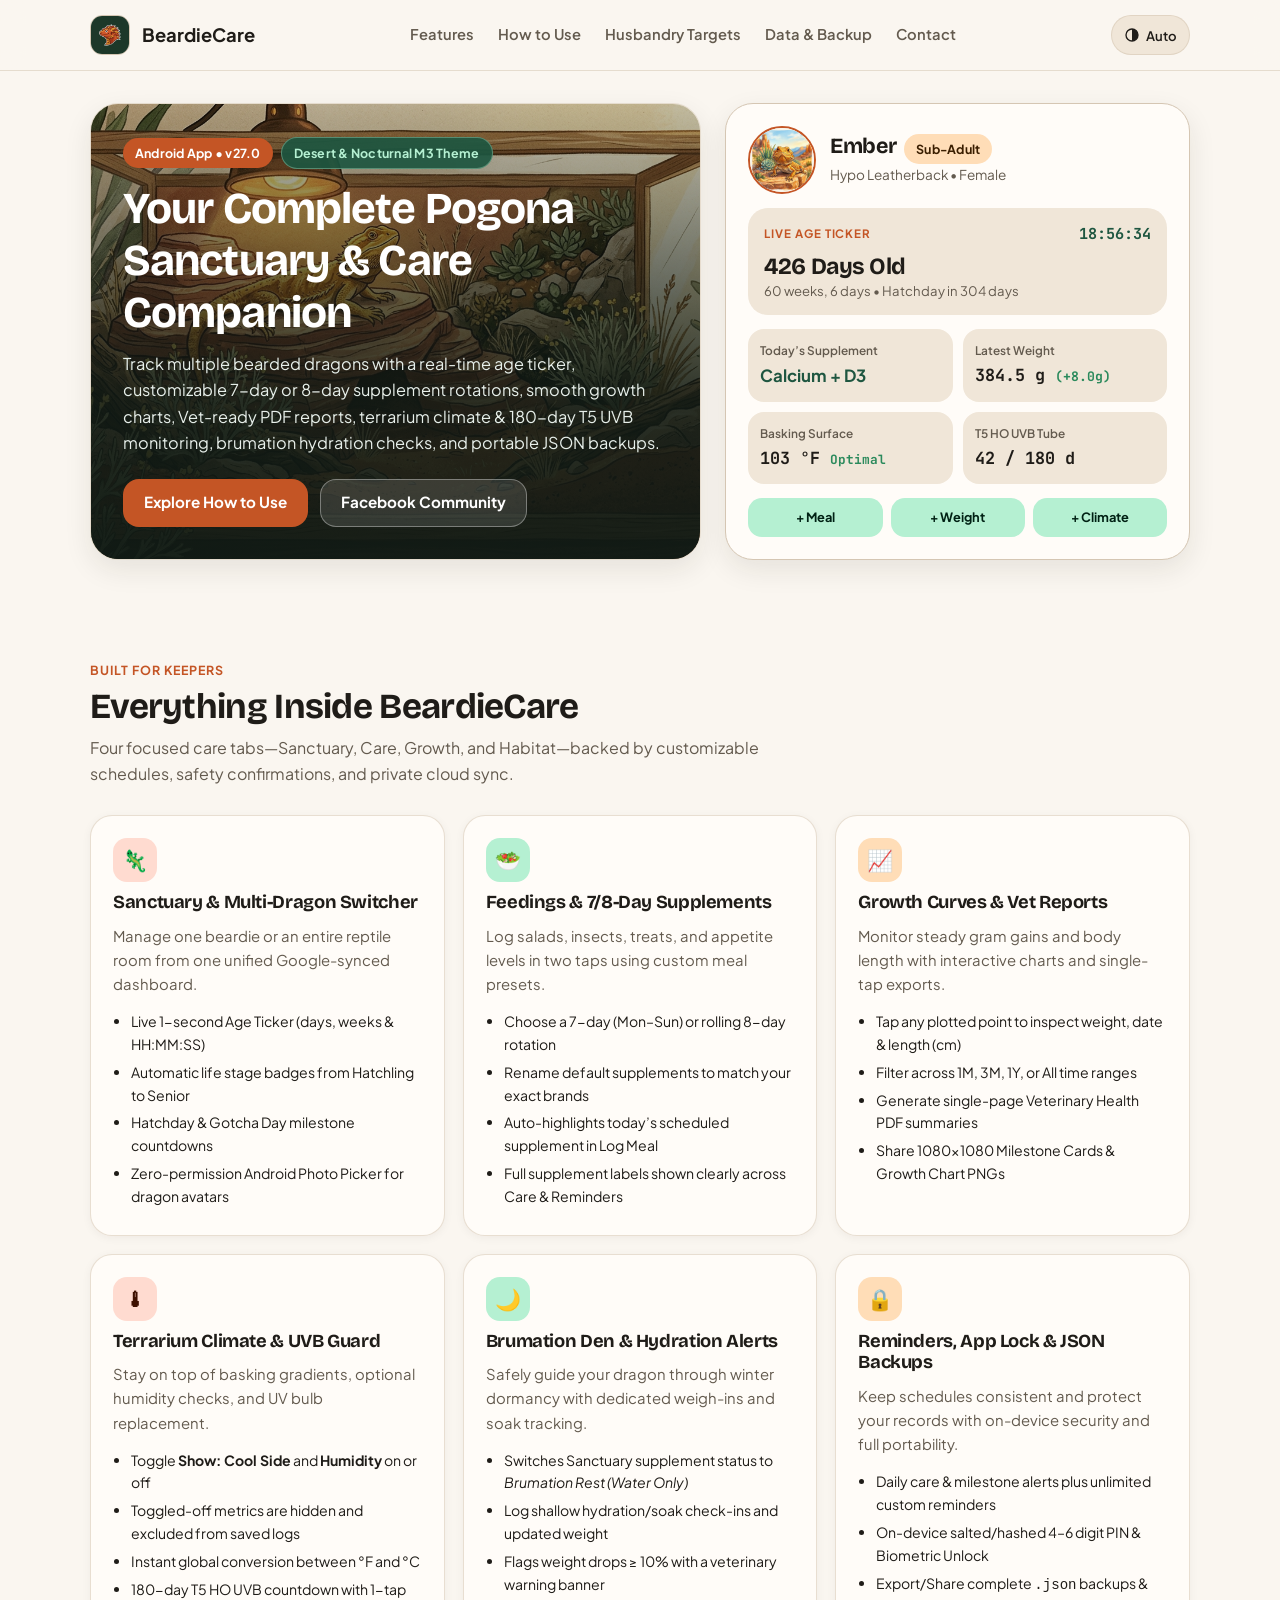
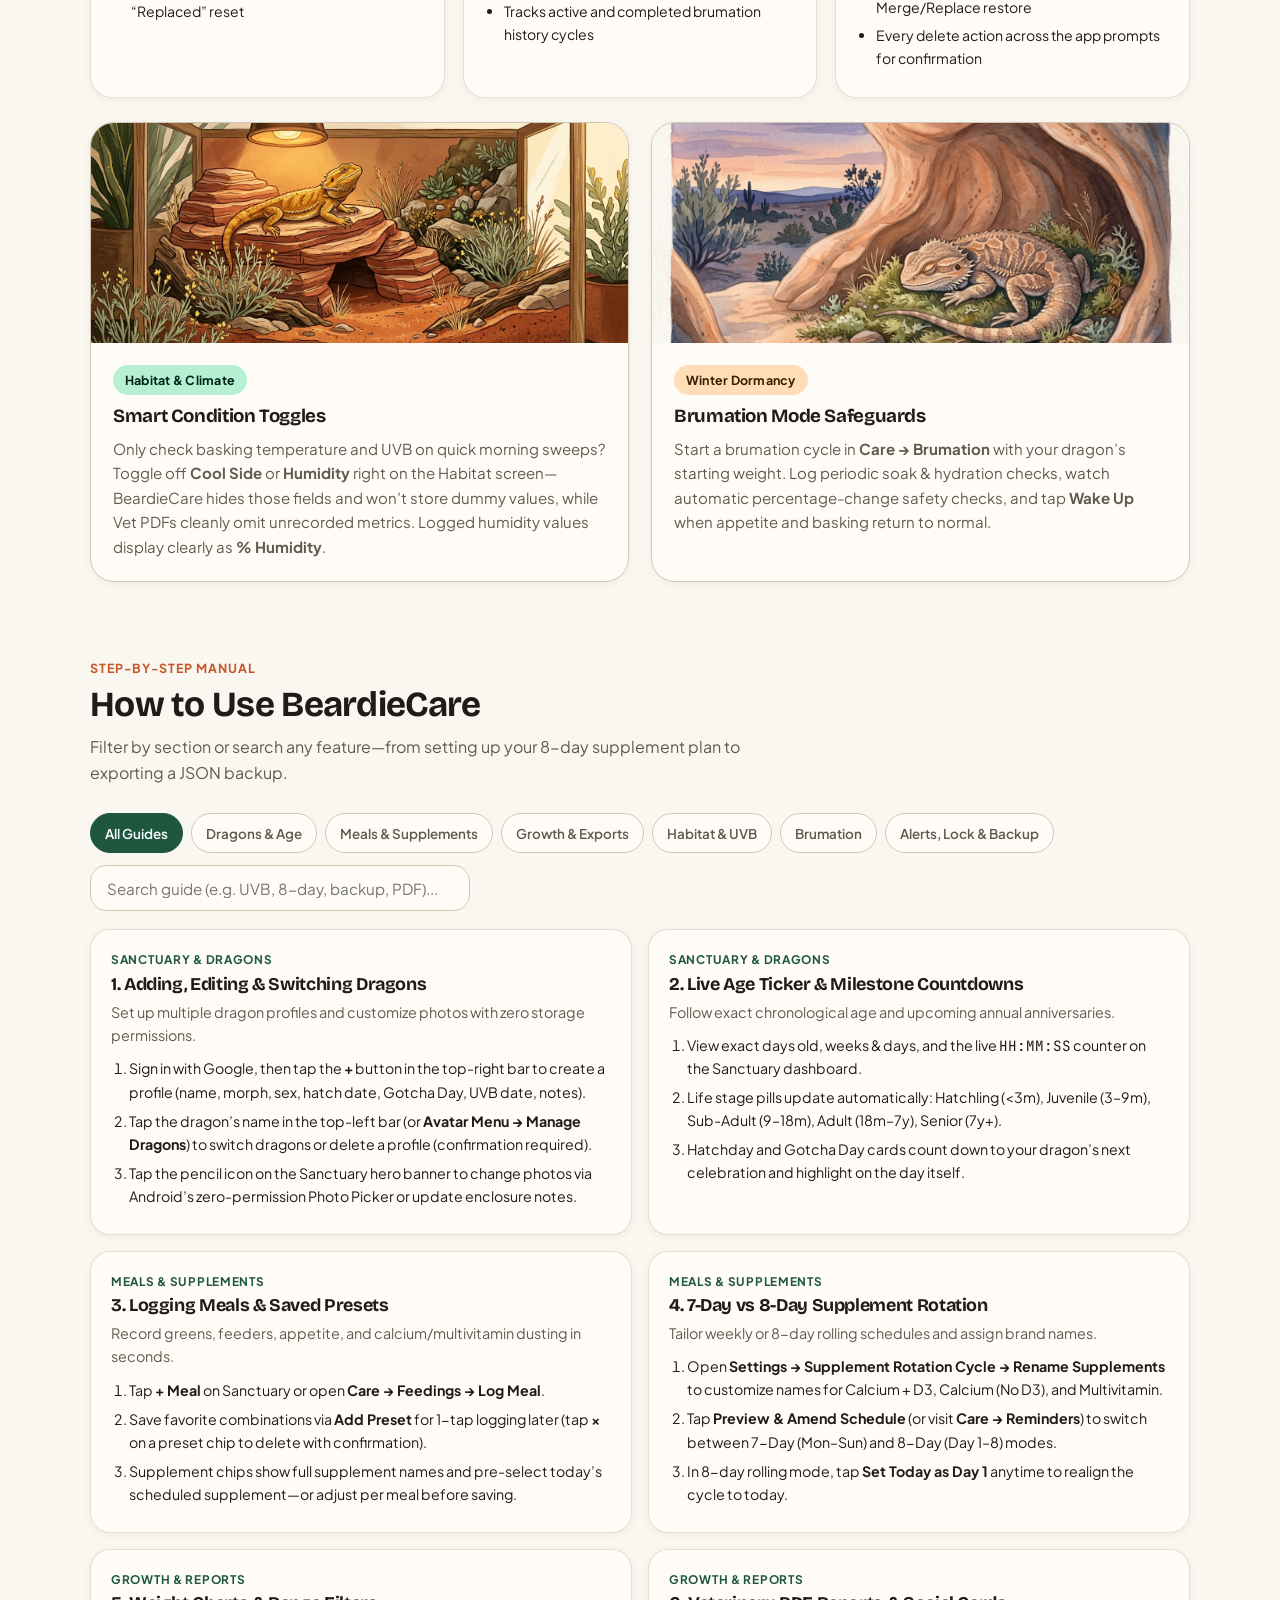
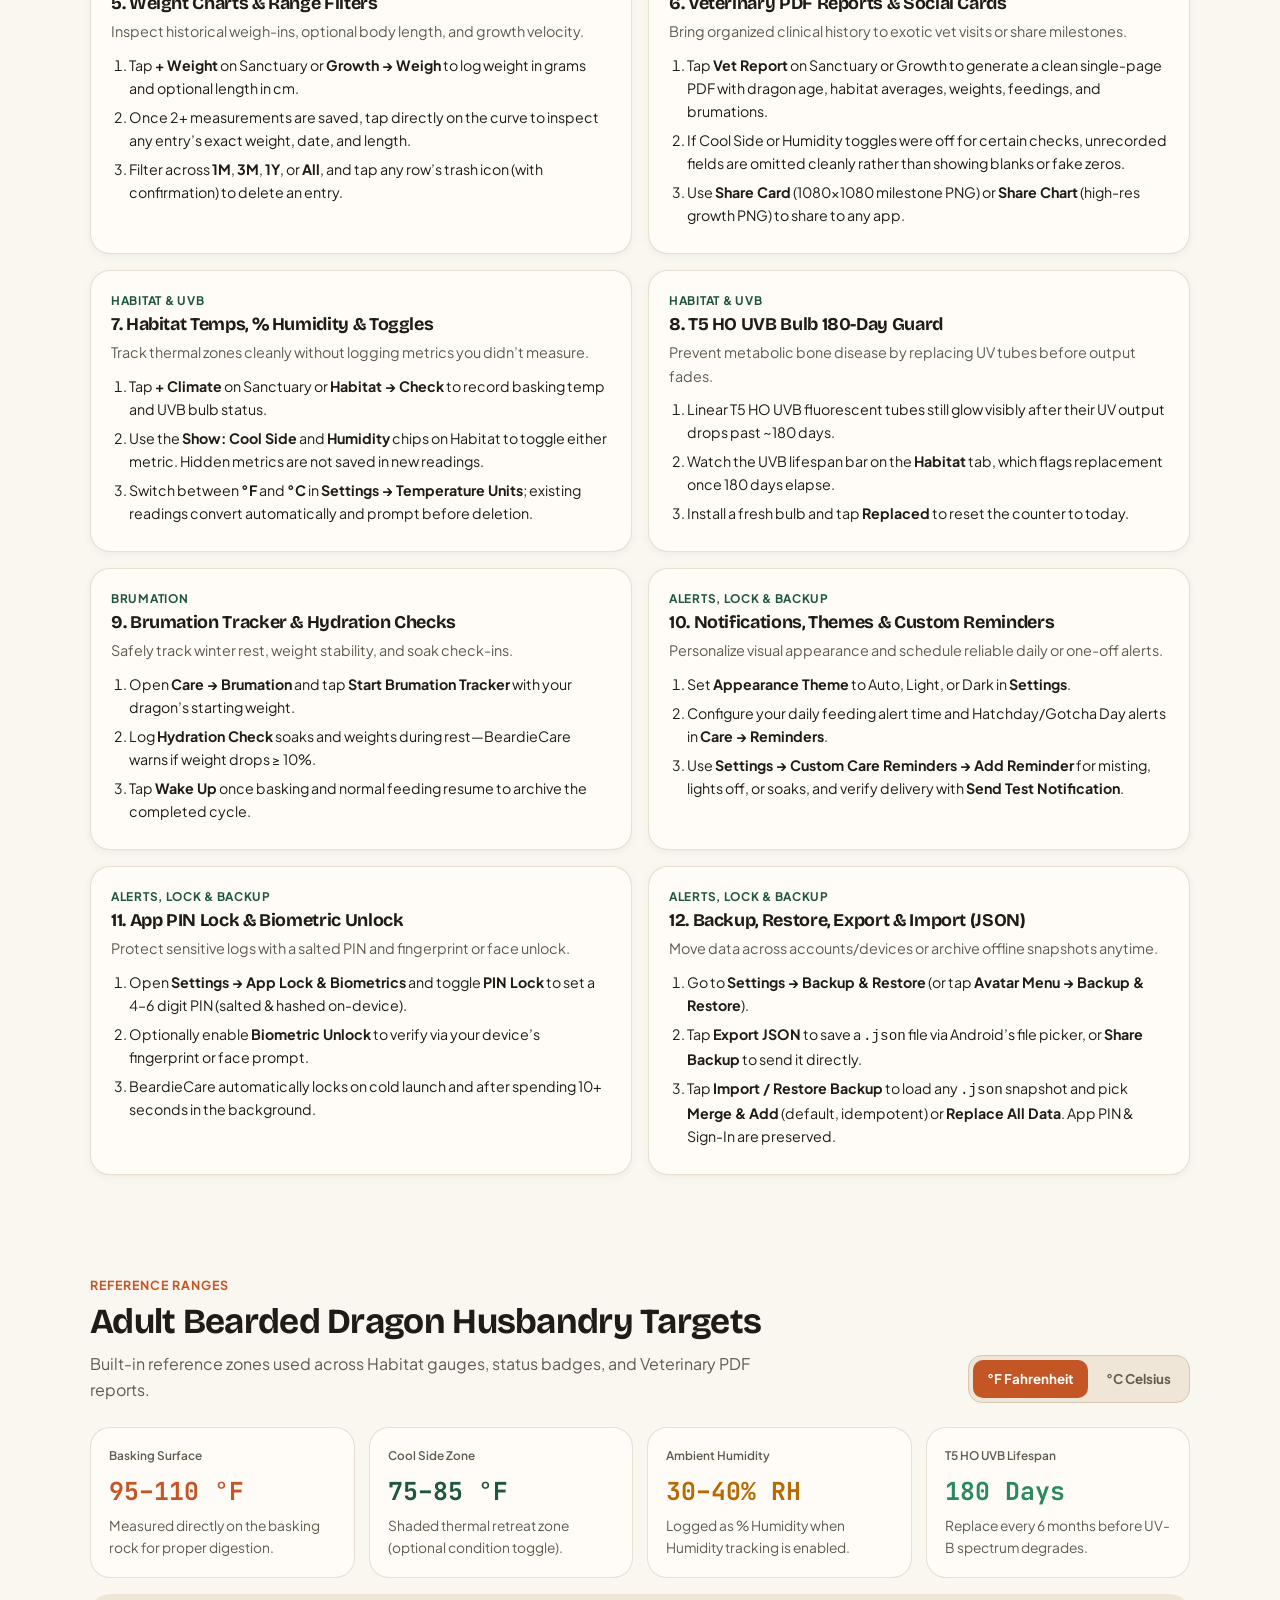
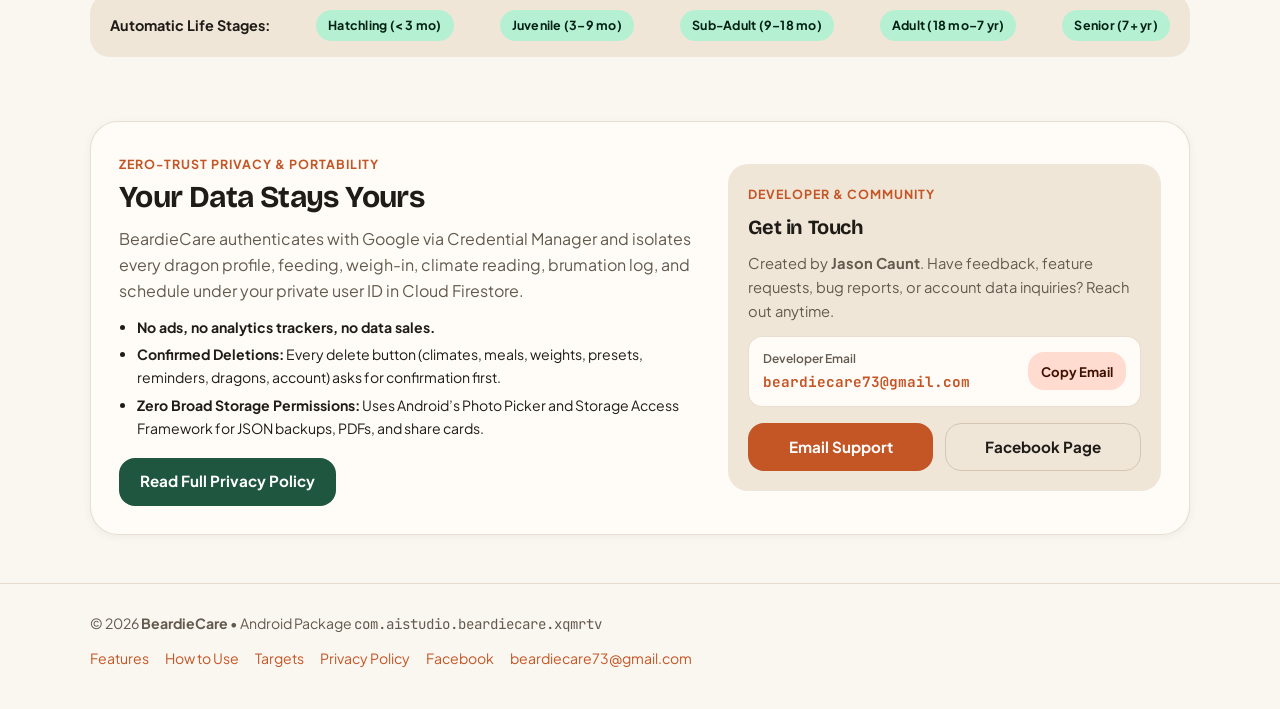
<file: docs/index.html>
<!DOCTYPE html>
<html lang="en" data-theme="auto">
<head>
  <meta charset="UTF-8" />
  <meta name="viewport" content="width=device-width, initial-scale=1.0" />
  <title>BeardieCare — Complete Bearded Dragon Husbandry &amp; Care Companion</title>
  <meta name="description" content="BeardieCare is an Android husbandry companion for bearded dragon keepers: live age ticker, 7/8-day supplement rotations, weight curves, Vet PDF reports, terrarium climate gauges, 180-day T5 UVB guard, brumation tracking, and JSON backup/restore." />
  <link rel="icon" type="image/png" href="assets/beardiecare_logo_512.png" />
  <link rel="preconnect" href="https://fonts.googleapis.com" />
  <link rel="preconnect" href="https://fonts.gstatic.com" crossorigin />
  <link href="https://fonts.googleapis.com/css2?family=Bricolage+Grotesque:wght@600;700&family=JetBrains+Mono:wght@500;700&family=Plus+Jakarta+Sans:wght@400;500;600;700&display=swap" rel="stylesheet" />
  <link rel="stylesheet" href="styles.css" />
</head>
<body>
  <header class="site-header">
    <div class="container header-inner">
      <a href="#top" class="brand">
        <img src="assets/beardiecare_logo_512.png" alt="BeardieCare Logo" class="brand-logo" />
        <span>BeardieCare</span>
      </a>

      <nav id="primary-nav" class="nav-links" aria-label="Primary Navigation">
        <a href="#features">Features</a>
        <a href="#how-to-use">How to Use</a>
        <a href="#targets">Husbandry Targets</a>
        <a href="#privacy-backup">Data &amp; Backup</a>
        <a href="#contact">Contact</a>
      </nav>

      <div class="header-actions">
        <button type="button" id="theme-toggle-btn" class="theme-toggle-btn" aria-label="Theme: Auto. Switch theme mode" title="Theme: Auto — Click to switch (Auto / Light / Dark)">
          <span class="theme-icon" aria-hidden="true"></span>
          <span class="theme-label">Auto</span>
        </button>
        <button type="button" id="mobile-menu-btn" class="mobile-menu-btn" aria-expanded="false" aria-controls="primary-nav" aria-label="Open navigation menu">
          <span class="hamburger-icon" aria-hidden="true">
            <span></span>
            <span></span>
            <span></span>
          </span>
        </button>
      </div>
    </div>
  </header>

  <main id="top">
    <!-- Hero Section -->
    <section class="hero-section">
      <div class="container hero-grid">
        <div class="hero-banner-card">
          <img src="assets/img_hero_terrarium.jpg" alt="Desert bearded dragon basking inside a terrarium" class="hero-banner-img" />
          <div class="hero-banner-scrim" aria-hidden="true"></div>
          <div class="hero-banner-content">
            <div class="hero-badge-row">
              <span class="pill-badge pill-terracotta">Android App &bull; v27.0</span>
              <span class="pill-badge pill-emerald">Desert &amp; Nocturnal M3 Theme</span>
            </div>
            <h1>Your Complete Pogona Sanctuary &amp; Care Companion</h1>
            <p>
              Track multiple bearded dragons with a real-time age ticker, customizable 7-day or 8-day supplement rotations,
              smooth growth charts, Vet-ready PDF reports, terrarium climate &amp; 180-day T5 UVB monitoring, brumation hydration checks, and portable JSON backups.
            </p>
            <div class="cta-row">
              <a href="#how-to-use" class="btn btn-primary">Explore How to Use</a>
              <a href="https://www.facebook.com/beardiecare73" target="_blank" rel="noopener noreferrer" class="btn btn-outline-light">Facebook Community</a>
            </div>
          </div>
        </div>

        <!-- Live Sanctuary Dashboard Card (Mirrors HomeScreen) -->
        <aside class="sanctuary-preview-card" aria-label="Sanctuary Dashboard Preview">
          <div class="preview-dragon-header">
            <img src="assets/img_dragon_avatar.jpg" alt="Bearded dragon profile avatar" class="preview-avatar" />
            <div class="preview-dragon-meta">
              <div style="display:flex;align-items:center;gap:8px;flex-wrap:wrap;">
                <h2>Ember</h2>
                <span class="pill-badge pill-amber">Sub-Adult</span>
              </div>
              <div class="preview-subtext">Hypo Leatherback &bull; Female</div>
            </div>
          </div>

          <div class="ticker-box">
            <div class="ticker-top">
              <span class="ticker-label">LIVE AGE TICKER</span>
              <span id="live-ticker-clock" class="ticker-clock font-mono">00:00:00</span>
            </div>
            <div class="ticker-age-main font-display">426 Days Old</div>
            <div class="ticker-age-sub">60 weeks, 6 days &bull; Hatchday in 304 days</div>
          </div>

          <div class="preview-metrics-grid">
            <div class="mini-stat">
              <div class="mini-stat-label">Today&rsquo;s Supplement</div>
              <div class="mini-stat-value" style="color:var(--secondary);">Calcium + D3</div>
            </div>
            <div class="mini-stat">
              <div class="mini-stat-label">Latest Weight</div>
              <div class="mini-stat-value font-mono">384.5 g <span style="color:var(--optimal);font-size:0.82rem;">(+8.0g)</span></div>
            </div>
            <div class="mini-stat">
              <div class="mini-stat-label">Basking Surface</div>
              <div class="mini-stat-value font-mono">103 &deg;F <span style="color:var(--optimal);font-size:0.8rem;">Optimal</span></div>
            </div>
            <div class="mini-stat">
              <div class="mini-stat-label">T5 HO UVB Tube</div>
              <div class="mini-stat-value font-mono">42 / 180 d</div>
            </div>
          </div>

          <div class="quick-pills-row" aria-hidden="true">
            <div class="quick-pill">+ Meal</div>
            <div class="quick-pill">+ Weight</div>
            <div class="quick-pill">+ Climate</div>
          </div>
        </aside>
      </div>
    </section>

    <!-- Core Features Overview -->
    <section id="features" class="section-block">
      <div class="container">
        <div class="section-header">
          <span class="section-eyebrow">Built for Keepers</span>
          <h2>Everything Inside BeardieCare</h2>
          <p>Four focused care tabs—Sanctuary, Care, Growth, and Habitat—backed by customizable schedules, safety confirmations, and private cloud sync.</p>
        </div>

        <div class="features-grid">
          <article class="feature-card">
            <div class="feature-icon-chip">&#129422;</div>
            <h3>Sanctuary &amp; Multi-Dragon Switcher</h3>
            <p>Manage one beardie or an entire reptile room from one unified Google-synced dashboard.</p>
            <ul class="feature-bullets">
              <li>Live 1-second Age Ticker (days, weeks &amp; HH:MM:SS)</li>
              <li>Automatic life stage badges from Hatchling to Senior</li>
              <li>Hatchday &amp; Gotcha Day milestone countdowns</li>
              <li>Zero-permission Android Photo Picker for dragon avatars</li>
            </ul>
          </article>

          <article class="feature-card">
            <div class="feature-icon-chip emerald">&#129367;</div>
            <h3>Feedings &amp; 7/8-Day Supplements</h3>
            <p>Log salads, insects, treats, and appetite levels in two taps using custom meal presets.</p>
            <ul class="feature-bullets">
              <li>Choose a 7-day (Mon&ndash;Sun) or rolling 8-day rotation</li>
              <li>Rename default supplements to match your exact brands</li>
              <li>Auto-highlights today&rsquo;s scheduled supplement in Log Meal</li>
              <li>Full supplement labels shown clearly across Care &amp; Reminders</li>
            </ul>
          </article>

          <article class="feature-card">
            <div class="feature-icon-chip amber">&#128200;</div>
            <h3>Growth Curves &amp; Vet Reports</h3>
            <p>Monitor steady gram gains and body length with interactive charts and single-tap exports.</p>
            <ul class="feature-bullets">
              <li>Tap any plotted point to inspect weight, date &amp; length (cm)</li>
              <li>Filter across 1M, 3M, 1Y, or All time ranges</li>
              <li>Generate single-page Veterinary Health PDF summaries</li>
              <li>Share 1080&times;1080 Milestone Cards &amp; Growth Chart PNGs</li>
            </ul>
          </article>

          <article class="feature-card">
            <div class="feature-icon-chip">&#127777;</div>
            <h3>Terrarium Climate &amp; UVB Guard</h3>
            <p>Stay on top of basking gradients, optional humidity checks, and UV bulb replacement.</p>
            <ul class="feature-bullets">
              <li>Toggle <strong>Show: Cool Side</strong> and <strong>Humidity</strong> on or off</li>
              <li>Toggled-off metrics are hidden and excluded from saved logs</li>
              <li>Instant global conversion between &deg;F and &deg;C</li>
              <li>180-day T5 HO UVB countdown with 1-tap &ldquo;Replaced&rdquo; reset</li>
            </ul>
          </article>

          <article class="feature-card">
            <div class="feature-icon-chip emerald">&#127769;</div>
            <h3>Brumation Den &amp; Hydration Alerts</h3>
            <p>Safely guide your dragon through winter dormancy with dedicated weigh-ins and soak tracking.</p>
            <ul class="feature-bullets">
              <li>Switches Sanctuary supplement status to <em>Brumation Rest (Water Only)</em></li>
              <li>Log shallow hydration/soak check-ins and updated weight</li>
              <li>Flags weight drops &ge; 10% with a veterinary warning banner</li>
              <li>Tracks active and completed brumation history cycles</li>
            </ul>
          </article>

          <article class="feature-card">
            <div class="feature-icon-chip amber">&#128274;</div>
            <h3>Reminders, App Lock &amp; JSON Backups</h3>
            <p>Keep schedules consistent and protect your records with on-device security and full portability.</p>
            <ul class="feature-bullets">
              <li>Daily care &amp; milestone alerts plus unlimited custom reminders</li>
              <li>On-device salted/hashed 4&ndash;6 digit PIN &amp; Biometric Unlock</li>
              <li>Export/Share complete <code>.json</code> backups &amp; Merge/Replace restore</li>
              <li>Every delete action across the app prompts for confirmation</li>
            </ul>
          </article>
        </div>

        <!-- Visual Spotlights matching App Drawables -->
        <div class="spotlight-grid">
          <div class="spotlight-card">
            <div class="spotlight-media">
              <img src="assets/img_hero_terrarium.jpg" alt="Basking rock and succulent terrarium artwork from BeardieCare" />
            </div>
            <div class="spotlight-body">
              <span class="pill-badge pill-surface" style="align-self:flex-start;">Habitat &amp; Climate</span>
              <h3>Smart Condition Toggles</h3>
              <p style="margin:0;color:var(--muted);font-size:0.94rem;">
                Only check basking temperature and UVB on quick morning sweeps? Toggle off <strong>Cool Side</strong> or <strong>Humidity</strong> right on the Habitat screen—BeardieCare hides those fields and won&rsquo;t store dummy values, while Vet PDFs cleanly omit unrecorded metrics. Logged humidity values display clearly as <strong>% Humidity</strong>.
              </p>
            </div>
          </div>

          <div class="spotlight-card">
            <div class="spotlight-media">
              <img src="assets/img_brumation_den.jpg" alt="Sleeping bearded dragon inside desert cave during brumation" />
            </div>
            <div class="spotlight-body">
              <span class="pill-badge pill-amber" style="align-self:flex-start;">Winter Dormancy</span>
              <h3>Brumation Mode Safeguards</h3>
              <p style="margin:0;color:var(--muted);font-size:0.94rem;">
                Start a brumation cycle in <strong>Care &rarr; Brumation</strong> with your dragon&rsquo;s starting weight. Log periodic soak &amp; hydration checks, watch automatic percentage-change safety checks, and tap <strong>Wake Up</strong> when appetite and basking return to normal.
              </p>
            </div>
          </div>
        </div>
      </div>
    </section>

    <!-- Interactive Step-by-Step How to Use Guide -->
    <section id="how-to-use" class="section-block" style="padding-top:24px;">
      <div class="container">
        <div class="section-header">
          <span class="section-eyebrow">Step-by-Step Manual</span>
          <h2>How to Use BeardieCare</h2>
          <p>Filter by section or search any feature—from setting up your 8-day supplement plan to exporting a JSON backup.</p>
        </div>

        <div class="guide-controls">
          <div class="chip-row" role="group" aria-label="Filter guide categories">
            <button type="button" class="filter-chip active" data-guide-filter="all" aria-pressed="true">All Guides</button>
            <button type="button" class="filter-chip" data-guide-filter="dragons" aria-pressed="false">Dragons &amp; Age</button>
            <button type="button" class="filter-chip" data-guide-filter="feeding" aria-pressed="false">Meals &amp; Supplements</button>
            <button type="button" class="filter-chip" data-guide-filter="growth" aria-pressed="false">Growth &amp; Exports</button>
            <button type="button" class="filter-chip" data-guide-filter="habitat" aria-pressed="false">Habitat &amp; UVB</button>
            <button type="button" class="filter-chip" data-guide-filter="brumation" aria-pressed="false">Brumation</button>
            <button type="button" class="filter-chip" data-guide-filter="settings" aria-pressed="false">Alerts, Lock &amp; Backup</button>
          </div>
          <div class="guide-search-wrap">
            <label for="guide-search" class="sr-only" style="position:absolute;width:1px;height:1px;overflow:hidden;clip:rect(0,0,0,0);">Search user guide</label>
            <input id="guide-search" type="search" class="guide-search-input" placeholder="Search guide (e.g. UVB, 8-day, backup, PDF)..." />
          </div>
        </div>

        <div class="guide-cards-grid" id="guide-cards-container">
          <article class="guide-card" data-guide-card data-category="dragons" data-keywords="profile dragon add edit switch delete confirm photo morph hatchling avatar">
            <div class="guide-card-cat">Sanctuary &amp; Dragons</div>
            <h3>1. Adding, Editing &amp; Switching Dragons</h3>
            <p class="guide-summary">Set up multiple dragon profiles and customize photos with zero storage permissions.</p>
            <ol class="guide-steps">
              <li>Sign in with Google, then tap the <strong>+</strong> button in the top-right bar to create a profile (name, morph, sex, hatch date, Gotcha Day, UVB date, notes).</li>
              <li>Tap the dragon&rsquo;s name in the top-left bar (or <strong>Avatar Menu &rarr; Manage Dragons</strong>) to switch dragons or delete a profile (confirmation required).</li>
              <li>Tap the pencil icon on the Sanctuary hero banner to change photos via Android&rsquo;s zero-permission Photo Picker or update enclosure notes.</li>
            </ol>
          </article>

          <article class="guide-card" data-guide-card data-category="dragons" data-keywords="age ticker hatchday gotcha day birthday anniversary milestone life stage">
            <div class="guide-card-cat">Sanctuary &amp; Dragons</div>
            <h3>2. Live Age Ticker &amp; Milestone Countdowns</h3>
            <p class="guide-summary">Follow exact chronological age and upcoming annual anniversaries.</p>
            <ol class="guide-steps">
              <li>View exact days old, weeks &amp; days, and the live <span class="font-mono">HH:MM:SS</span> counter on the Sanctuary dashboard.</li>
              <li>Life stage pills update automatically: Hatchling (&lt;3m), Juvenile (3&ndash;9m), Sub-Adult (9&ndash;18m), Adult (18m&ndash;7y), Senior (7y+).</li>
              <li>Hatchday and Gotcha Day cards count down to your dragon&rsquo;s next celebration and highlight on the day itself.</li>
            </ol>
          </article>

          <article class="guide-card" data-guide-card data-category="feeding" data-keywords="meal feeding dubia crickets greens salad appetite preset log delete confirm">
            <div class="guide-card-cat">Meals &amp; Supplements</div>
            <h3>3. Logging Meals &amp; Saved Presets</h3>
            <p class="guide-summary">Record greens, feeders, appetite, and calcium/multivitamin dusting in seconds.</p>
            <ol class="guide-steps">
              <li>Tap <strong>+ Meal</strong> on Sanctuary or open <strong>Care &rarr; Feedings &rarr; Log Meal</strong>.</li>
              <li>Save favorite combinations via <strong>Add Preset</strong> for 1-tap logging later (tap <strong>&times;</strong> on a preset chip to delete with confirmation).</li>
              <li>Supplement chips show full supplement names and pre-select today&rsquo;s scheduled supplement—or adjust per meal before saving.</li>
            </ol>
          </article>

          <article class="guide-card" data-guide-card data-category="feeding" data-keywords="supplement rotation calcium d3 multivitamin 7 day 8 day cycle schedule rename">
            <div class="guide-card-cat">Meals &amp; Supplements</div>
            <h3>4. 7-Day vs 8-Day Supplement Rotation</h3>
            <p class="guide-summary">Tailor weekly or 8-day rolling schedules and assign brand names.</p>
            <ol class="guide-steps">
              <li>Open <strong>Settings &rarr; Supplement Rotation Cycle &rarr; Rename Supplements</strong> to customize names for Calcium + D3, Calcium (No D3), and Multivitamin.</li>
              <li>Tap <strong>Preview &amp; Amend Schedule</strong> (or visit <strong>Care &rarr; Reminders</strong>) to switch between 7-Day (Mon&ndash;Sun) and 8-Day (Day 1&ndash;8) modes.</li>
              <li>In 8-day rolling mode, tap <strong>Set Today as Day 1</strong> anytime to realign the cycle to today.</li>
            </ol>
          </article>

          <article class="guide-card" data-guide-card data-category="growth" data-keywords="weight grams length cm growth chart curve graph filter delete confirm">
            <div class="guide-card-cat">Growth &amp; Reports</div>
            <h3>5. Weight Charts &amp; Range Filters</h3>
            <p class="guide-summary">Inspect historical weigh-ins, optional body length, and growth velocity.</p>
            <ol class="guide-steps">
              <li>Tap <strong>+ Weight</strong> on Sanctuary or <strong>Growth &rarr; Weigh</strong> to log weight in grams and optional length in cm.</li>
              <li>Once 2+ measurements are saved, tap directly on the curve to inspect any entry&rsquo;s exact weight, date, and length.</li>
              <li>Filter across <strong>1M</strong>, <strong>3M</strong>, <strong>1Y</strong>, or <strong>All</strong>, and tap any row&rsquo;s trash icon (with confirmation) to delete an entry.</li>
            </ol>
          </article>

          <article class="guide-card" data-guide-card data-category="growth" data-keywords="pdf vet report export share card image png social">
            <div class="guide-card-cat">Growth &amp; Reports</div>
            <h3>6. Veterinary PDF Reports &amp; Social Cards</h3>
            <p class="guide-summary">Bring organized clinical history to exotic vet visits or share milestones.</p>
            <ol class="guide-steps">
              <li>Tap <strong>Vet Report</strong> on Sanctuary or Growth to generate a clean single-page PDF with dragon age, habitat averages, weights, feedings, and brumations.</li>
              <li>If Cool Side or Humidity toggles were off for certain checks, unrecorded fields are omitted cleanly rather than showing blanks or fake zeros.</li>
              <li>Use <strong>Share Card</strong> (1080&times;1080 milestone PNG) or <strong>Share Chart</strong> (high-res growth PNG) to share to any app.</li>
            </ol>
          </article>

          <article class="guide-card" data-guide-card data-category="habitat" data-keywords="temperature basking cool side humidity celsius fahrenheit c f gauge habitat toggle hide record">
            <div class="guide-card-cat">Habitat &amp; UVB</div>
            <h3>7. Habitat Temps, % Humidity &amp; Toggles</h3>
            <p class="guide-summary">Track thermal zones cleanly without logging metrics you didn&rsquo;t measure.</p>
            <ol class="guide-steps">
              <li>Tap <strong>+ Climate</strong> on Sanctuary or <strong>Habitat &rarr; Check</strong> to record basking temp and UVB bulb status.</li>
              <li>Use the <strong>Show: Cool Side</strong> and <strong>Humidity</strong> chips on Habitat to toggle either metric. Hidden metrics are not saved in new readings.</li>
              <li>Switch between <strong>&deg;F</strong> and <strong>&deg;C</strong> in <strong>Settings &rarr; Temperature Units</strong>; existing readings convert automatically and prompt before deletion.</li>
            </ol>
          </article>

          <article class="guide-card" data-guide-card data-category="habitat" data-keywords="uvb bulb light 180 days replaced mbd t5">
            <div class="guide-card-cat">Habitat &amp; UVB</div>
            <h3>8. T5 HO UVB Bulb 180-Day Guard</h3>
            <p class="guide-summary">Prevent metabolic bone disease by replacing UV tubes before output fades.</p>
            <ol class="guide-steps">
              <li>Linear T5 HO UVB fluorescent tubes still glow visibly after their UV output drops past ~180 days.</li>
              <li>Watch the UVB lifespan bar on the <strong>Habitat</strong> tab, which flags replacement once 180 days elapse.</li>
              <li>Install a fresh bulb and tap <strong>Replaced</strong> to reset the counter to today.</li>
            </ol>
          </article>

          <article class="guide-card" data-guide-card data-category="brumation" data-keywords="brumation sleep dormancy hydration soak weight drop wake up">
            <div class="guide-card-cat">Brumation</div>
            <h3>9. Brumation Tracker &amp; Hydration Checks</h3>
            <p class="guide-summary">Safely track winter rest, weight stability, and soak check-ins.</p>
            <ol class="guide-steps">
              <li>Open <strong>Care &rarr; Brumation</strong> and tap <strong>Start Brumation Tracker</strong> with your dragon&rsquo;s starting weight.</li>
              <li>Log <strong>Hydration Check</strong> soaks and weights during rest—BeardieCare warns if weight drops &ge; 10%.</li>
              <li>Tap <strong>Wake Up</strong> once basking and normal feeding resume to archive the completed cycle.</li>
            </ol>
          </article>

          <article class="guide-card" data-guide-card data-category="settings" data-keywords="notifications alerts reminders alarm custom time daily permission theme dark light auto">
            <div class="guide-card-cat">Alerts, Lock &amp; Backup</div>
            <h3>10. Notifications, Themes &amp; Custom Reminders</h3>
            <p class="guide-summary">Personalize visual appearance and schedule reliable daily or one-off alerts.</p>
            <ol class="guide-steps">
              <li>Set <strong>Appearance Theme</strong> to Auto, Light, or Dark in <strong>Settings</strong>.</li>
              <li>Configure your daily feeding alert time and Hatchday/Gotcha Day alerts in <strong>Care &rarr; Reminders</strong>.</li>
              <li>Use <strong>Settings &rarr; Custom Care Reminders &rarr; Add Reminder</strong> for misting, lights off, or soaks, and verify delivery with <strong>Send Test Notification</strong>.</li>
            </ol>
          </article>

          <article class="guide-card" data-guide-card data-category="settings" data-keywords="pin lock biometric fingerprint face security unlock password privacy">
            <div class="guide-card-cat">Alerts, Lock &amp; Backup</div>
            <h3>11. App PIN Lock &amp; Biometric Unlock</h3>
            <p class="guide-summary">Protect sensitive logs with a salted PIN and fingerprint or face unlock.</p>
            <ol class="guide-steps">
              <li>Open <strong>Settings &rarr; App Lock &amp; Biometrics</strong> and toggle <strong>PIN Lock</strong> to set a 4&ndash;6 digit PIN (salted &amp; hashed on-device).</li>
              <li>Optionally enable <strong>Biometric Unlock</strong> to verify via your device&rsquo;s fingerprint or face prompt.</li>
              <li>BeardieCare automatically locks on cold launch and after spending 10+ seconds in the background.</li>
            </ol>
          </article>

          <article class="guide-card" data-guide-card data-category="settings" data-keywords="backup restore export import json file save share merge replace transfer device">
            <div class="guide-card-cat">Alerts, Lock &amp; Backup</div>
            <h3>12. Backup, Restore, Export &amp; Import (JSON)</h3>
            <p class="guide-summary">Move data across accounts/devices or archive offline snapshots anytime.</p>
            <ol class="guide-steps">
              <li>Go to <strong>Settings &rarr; Backup &amp; Restore</strong> (or tap <strong>Avatar Menu &rarr; Backup &amp; Restore</strong>).</li>
              <li>Tap <strong>Export JSON</strong> to save a <code>.json</code> file via Android&rsquo;s file picker, or <strong>Share Backup</strong> to send it directly.</li>
              <li>Tap <strong>Import / Restore Backup</strong> to load any <code>.json</code> snapshot and pick <strong>Merge &amp; Add</strong> (default, idempotent) or <strong>Replace All Data</strong>. App PIN &amp; Sign-In are preserved.</li>
            </ol>
          </article>
        </div>

        <div id="empty-guide-msg" class="empty-guide-msg" hidden>
          No guide topics match your search. Clear the filter or try keywords like <strong>UVB</strong>, <strong>8-day</strong>, <strong>PDF</strong>, or <strong>backup</strong>.
        </div>
      </div>
    </section>

    <!-- Husbandry Reference Targets -->
    <section id="targets" class="section-block">
      <div class="container">
        <div class="targets-header-row">
          <div class="section-header" style="margin-bottom:0;">
            <span class="section-eyebrow">Reference Ranges</span>
            <h2>Adult Bearded Dragon Husbandry Targets</h2>
            <p>Built-in reference zones used across Habitat gauges, status badges, and Veterinary PDF reports.</p>
          </div>
          <div class="unit-toggle-group" role="group" aria-label="Temperature Unit Toggle">
            <button type="button" class="unit-btn active" data-set-unit="F" aria-pressed="true">&deg;F Fahrenheit</button>
            <button type="button" class="unit-btn" data-set-unit="C" aria-pressed="false">&deg;C Celsius</button>
          </div>
        </div>

        <div class="targets-grid">
          <div class="target-tile">
            <div class="mini-stat-label">Basking Surface</div>
            <div id="target-basking-value" class="target-value font-mono">95&ndash;110 &deg;F</div>
            <p style="margin:0;font-size:0.86rem;color:var(--muted);">Measured directly on the basking rock for proper digestion.</p>
          </div>
          <div class="target-tile">
            <div class="mini-stat-label">Cool Side Zone</div>
            <div id="target-cool-value" class="target-value font-mono" style="color:var(--secondary);">75&ndash;85 &deg;F</div>
            <p style="margin:0;font-size:0.86rem;color:var(--muted);">Shaded thermal retreat zone (optional condition toggle).</p>
          </div>
          <div class="target-tile">
            <div class="mini-stat-label">Ambient Humidity</div>
            <div class="target-value font-mono" style="color:var(--tertiary);">30&ndash;40% RH</div>
            <p style="margin:0;font-size:0.86rem;color:var(--muted);">Logged as % Humidity when Humidity tracking is enabled.</p>
          </div>
          <div class="target-tile">
            <div class="mini-stat-label">T5 HO UVB Lifespan</div>
            <div class="target-value font-mono" style="color:var(--optimal);">180 Days</div>
            <p style="margin:0;font-size:0.86rem;color:var(--muted);">Replace every 6 months before UV-B spectrum degrades.</p>
          </div>
        </div>

        <div class="stages-strip">
          <strong style="font-size:0.9rem;">Automatic Life Stages:</strong>
          <span class="pill-badge pill-surface">Hatchling (&lt; 3 mo)</span>
          <span class="pill-badge pill-surface">Juvenile (3&ndash;9 mo)</span>
          <span class="pill-badge pill-surface">Sub-Adult (9&ndash;18 mo)</span>
          <span class="pill-badge pill-surface">Adult (18 mo&ndash;7 yr)</span>
          <span class="pill-badge pill-surface">Senior (7+ yr)</span>
        </div>
      </div>
    </section>

    <!-- Data Safety, Backup & Contact Band -->
    <section id="privacy-backup" class="section-block" style="padding-top:16px;">
      <div class="container">
        <div class="surface-band two-col-split">
          <div>
            <span class="section-eyebrow">Zero-Trust Privacy &amp; Portability</span>
            <h2 style="font-size:clamp(1.45rem,2.4vw,1.9rem);margin-bottom:10px;">Your Data Stays Yours</h2>
            <p style="color:var(--muted);margin:0 0 12px;">
              BeardieCare authenticates with Google via Credential Manager and isolates every dragon profile, feeding, weigh-in, climate reading, brumation log, and schedule under your private user ID in Cloud Firestore.
            </p>
            <ul class="feature-bullets" style="margin-bottom:18px;">
              <li><strong>No ads, no analytics trackers, no data sales.</strong></li>
              <li><strong>Confirmed Deletions:</strong> Every delete button (climates, meals, weights, presets, reminders, dragons, account) asks for confirmation first.</li>
              <li><strong>Zero Broad Storage Permissions:</strong> Uses Android&rsquo;s Photo Picker and Storage Access Framework for JSON backups, PDFs, and share cards.</li>
            </ul>
            <div class="cta-row">
              <a href="privacy.html" class="btn btn-secondary">Read Full Privacy Policy</a>
            </div>
          </div>

          <div id="contact" class="contact-card">
            <span class="section-eyebrow" style="margin-bottom:0;">Developer &amp; Community</span>
            <h3 style="font-size:1.25rem;">Get in Touch</h3>
            <p style="margin:0;color:var(--muted);font-size:0.92rem;">
              Created by <strong>Jason Caunt</strong>. Have feedback, feature requests, bug reports, or account data inquiries? Reach out anytime.
            </p>
            <div style="background:var(--surface);padding:12px 14px;border-radius:14px;border:1px solid var(--outline-soft);display:flex;align-items:center;justify-content:space-between;gap:10px;flex-wrap:wrap;">
              <div>
                <div style="font-size:0.75rem;color:var(--muted);font-weight:600;">Developer Email</div>
                <a href="mailto:beardiecare73@gmail.com" class="font-mono" style="font-size:0.9rem;font-weight:700;">beardiecare73@gmail.com</a>
              </div>
              <button type="button" id="copy-email-btn" class="btn btn-tonal" style="min-height:38px;padding:0 12px;font-size:0.82rem;">Copy Email</button>
            </div>
            <div class="cta-row" style="margin-top:4px;">
              <a href="mailto:beardiecare73@gmail.com?subject=BeardieCare%20Support%20%2F%20Feedback" class="btn btn-primary" style="flex:1 1 auto;">Email Support</a>
              <a href="https://www.facebook.com/beardiecare73" target="_blank" rel="noopener noreferrer" class="btn btn-outline" style="flex:1 1 auto;">Facebook Page</a>
            </div>
          </div>
        </div>
      </div>
    </section>
  </main>

  <footer class="site-footer">
    <div class="container footer-inner">
      <div>
        &copy; 2026 <strong>BeardieCare</strong> &bull; Android Package <span class="font-mono">com.aistudio.beardiecare.xqmrtv</span>
      </div>
      <div class="footer-links">
        <a href="#features">Features</a>
        <a href="#how-to-use">How to Use</a>
        <a href="#targets">Targets</a>
        <a href="privacy.html">Privacy Policy</a>
        <a href="https://www.facebook.com/beardiecare73" target="_blank" rel="noopener noreferrer">Facebook</a>
        <a href="mailto:beardiecare73@gmail.com">beardiecare73@gmail.com</a>
      </div>
    </div>
  </footer>

  <script src="app.js"></script>
</body>
</html>
</file>
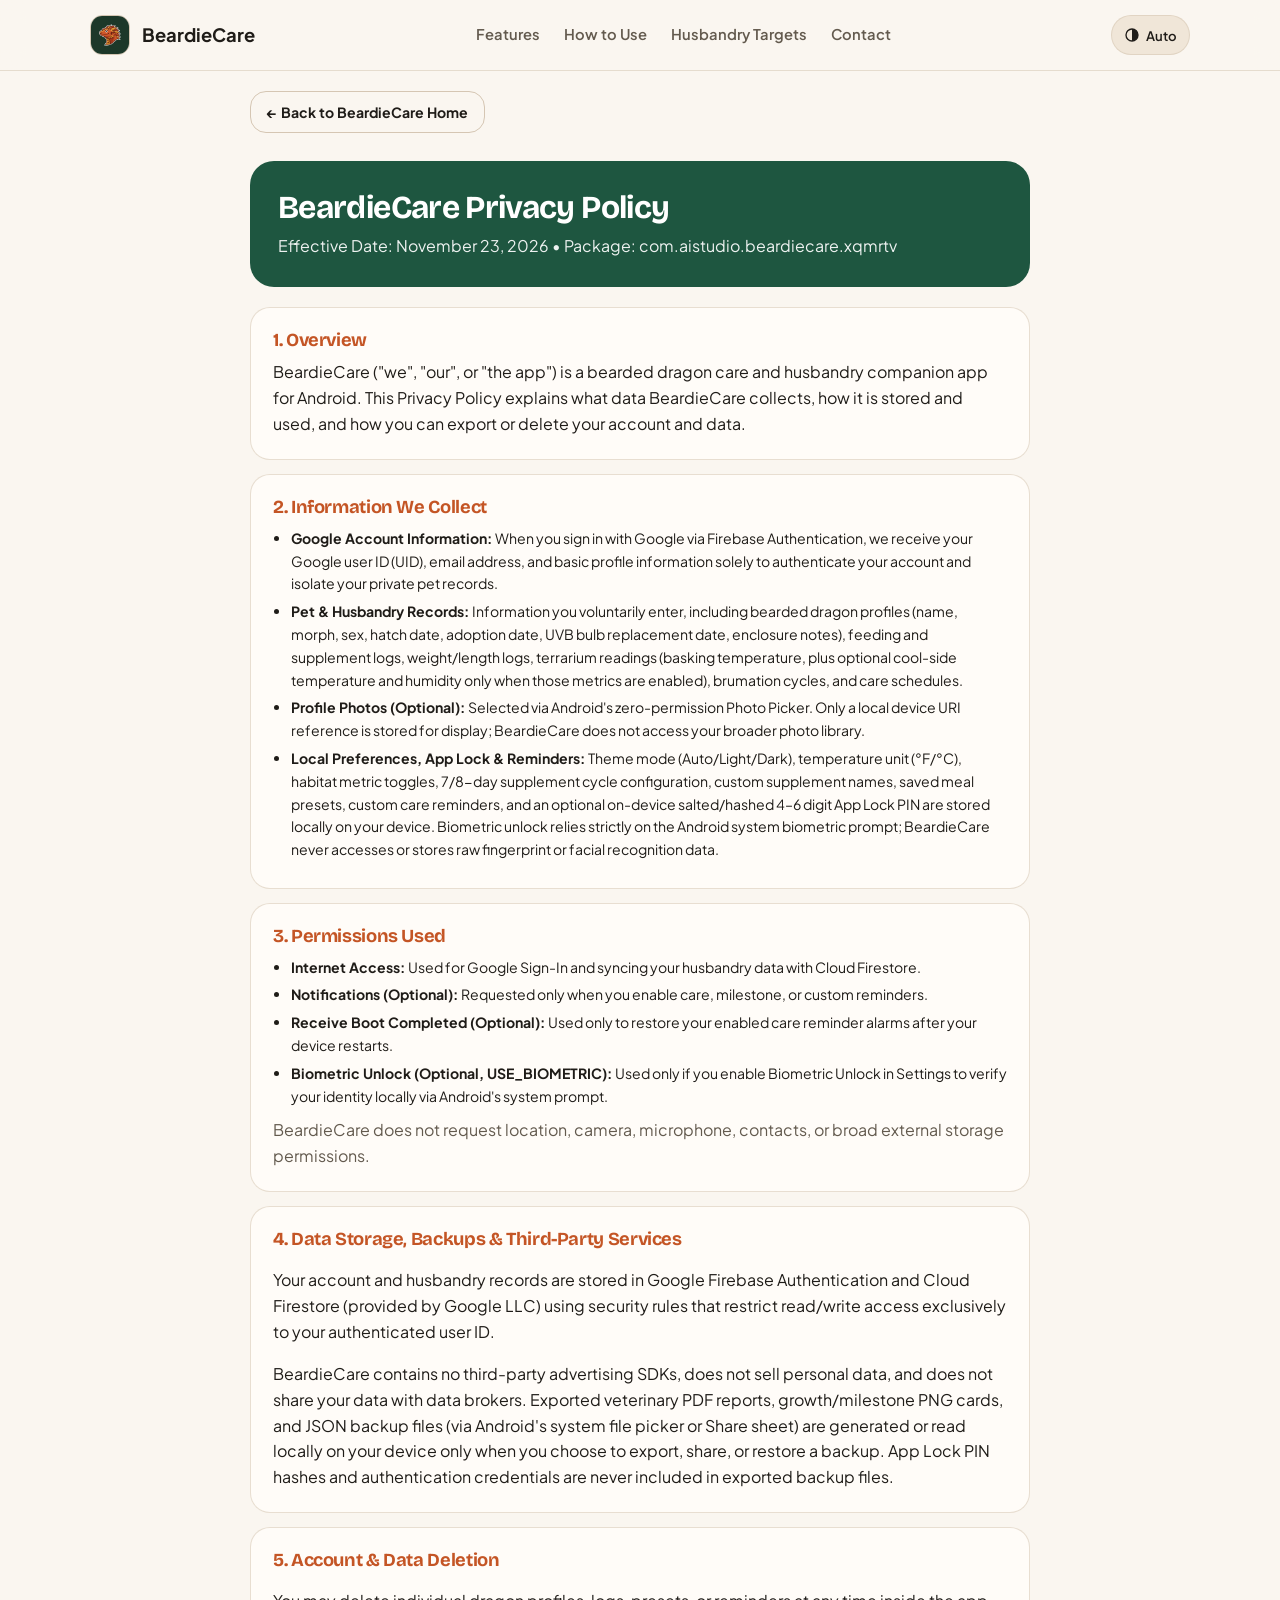
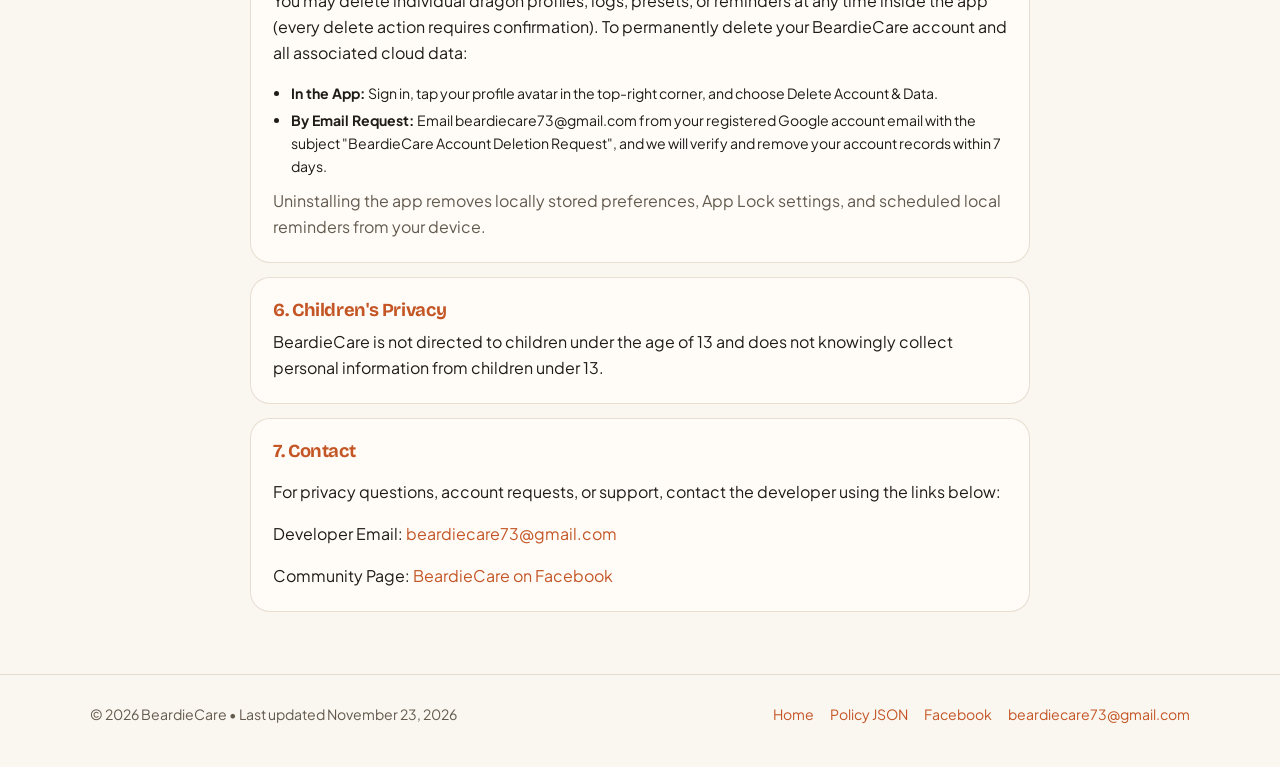
<file: docs/privacy.html>
<!DOCTYPE html>
<html lang="en" data-theme="auto">
<head>
  <meta charset="UTF-8" />
  <meta name="viewport" content="width=device-width, initial-scale=1.0" />
  <title>BeardieCare — Privacy Policy</title>
  <meta name="description" content="Official Privacy Policy and Data Deletion guide for BeardieCare (com.aistudio.beardiecare.xqmrtv)." />
  <link rel="icon" type="image/png" href="assets/beardiecare_logo_512.png" />
  <link rel="preconnect" href="https://fonts.googleapis.com" />
  <link rel="preconnect" href="https://fonts.gstatic.com" crossorigin />
  <link href="https://fonts.googleapis.com/css2?family=Bricolage+Grotesque:wght@600;700&family=JetBrains+Mono:wght@500;700&family=Plus+Jakarta+Sans:wght@400;500;600;700&display=swap" rel="stylesheet" />
  <link rel="stylesheet" href="styles.css" />
</head>
<body>
  <header class="site-header">
    <div class="container header-inner">
      <a href="index.html" class="brand">
        <img src="assets/beardiecare_logo_512.png" alt="BeardieCare Logo" class="brand-logo" />
        <span>BeardieCare</span>
      </a>

      <nav id="primary-nav" class="nav-links" aria-label="Primary Navigation">
        <a href="index.html#features">Features</a>
        <a href="index.html#how-to-use">How to Use</a>
        <a href="index.html#targets">Husbandry Targets</a>
        <a href="index.html#contact">Contact</a>
      </nav>

      <div class="header-actions">
        <button type="button" id="theme-toggle-btn" class="theme-toggle-btn" aria-label="Theme: Auto. Switch theme mode" title="Theme: Auto — Click to switch (Auto / Light / Dark)">
          <span class="theme-icon" aria-hidden="true"></span>
          <span class="theme-label">Auto</span>
        </button>
        <button type="button" id="mobile-menu-btn" class="mobile-menu-btn" aria-expanded="false" aria-controls="primary-nav" aria-label="Open navigation menu">
          <span class="hamburger-icon" aria-hidden="true">
            <span></span>
            <span></span>
            <span></span>
          </span>
        </button>
      </div>
    </div>
  </header>

  <main class="container" style="max-width:820px;padding-bottom:48px;">
    <div style="margin-top:20px;">
      <a href="index.html" class="btn btn-outline" style="min-height:42px;padding:0 16px;font-size:0.88rem;">&larr; Back to BeardieCare Home</a>
    </div>

    <div id="privacy-content" data-privacy-source="privacy_policy.json" aria-live="polite">
      <div class="privacy-hero">
        <h1>BeardieCare Privacy Policy</h1>
        <p>Loading latest policy&hellip;</p>
      </div>
      <section class="policy-card">
        <p style="margin:0;color:var(--muted);">Loading privacy policy details&hellip;</p>
      </section>
    </div>

    <noscript>
      <section class="policy-card">
        <h2>JavaScript Required to Load Policy Text</h2>
        <p style="margin:0;">
          Please enable JavaScript or view the source Privacy Policy JSON at
          <a href="privacy_policy.json">privacy_policy.json</a>.
        </p>
      </section>
    </noscript>
  </main>

  <footer class="site-footer">
    <div class="container footer-inner">
      <div id="privacy-footer-meta">&copy; 2026 BeardieCare</div>
      <div class="footer-links">
        <a href="index.html">Home</a>
        <a href="privacy_policy.json">Policy JSON</a>
        <a href="https://www.facebook.com/beardiecare73" target="_blank" rel="noopener noreferrer">Facebook</a>
        <a href="mailto:beardiecare73@gmail.com">beardiecare73@gmail.com</a>
      </div>
    </div>
  </footer>

  <script src="app.js"></script>
</body>
</html>
</file>
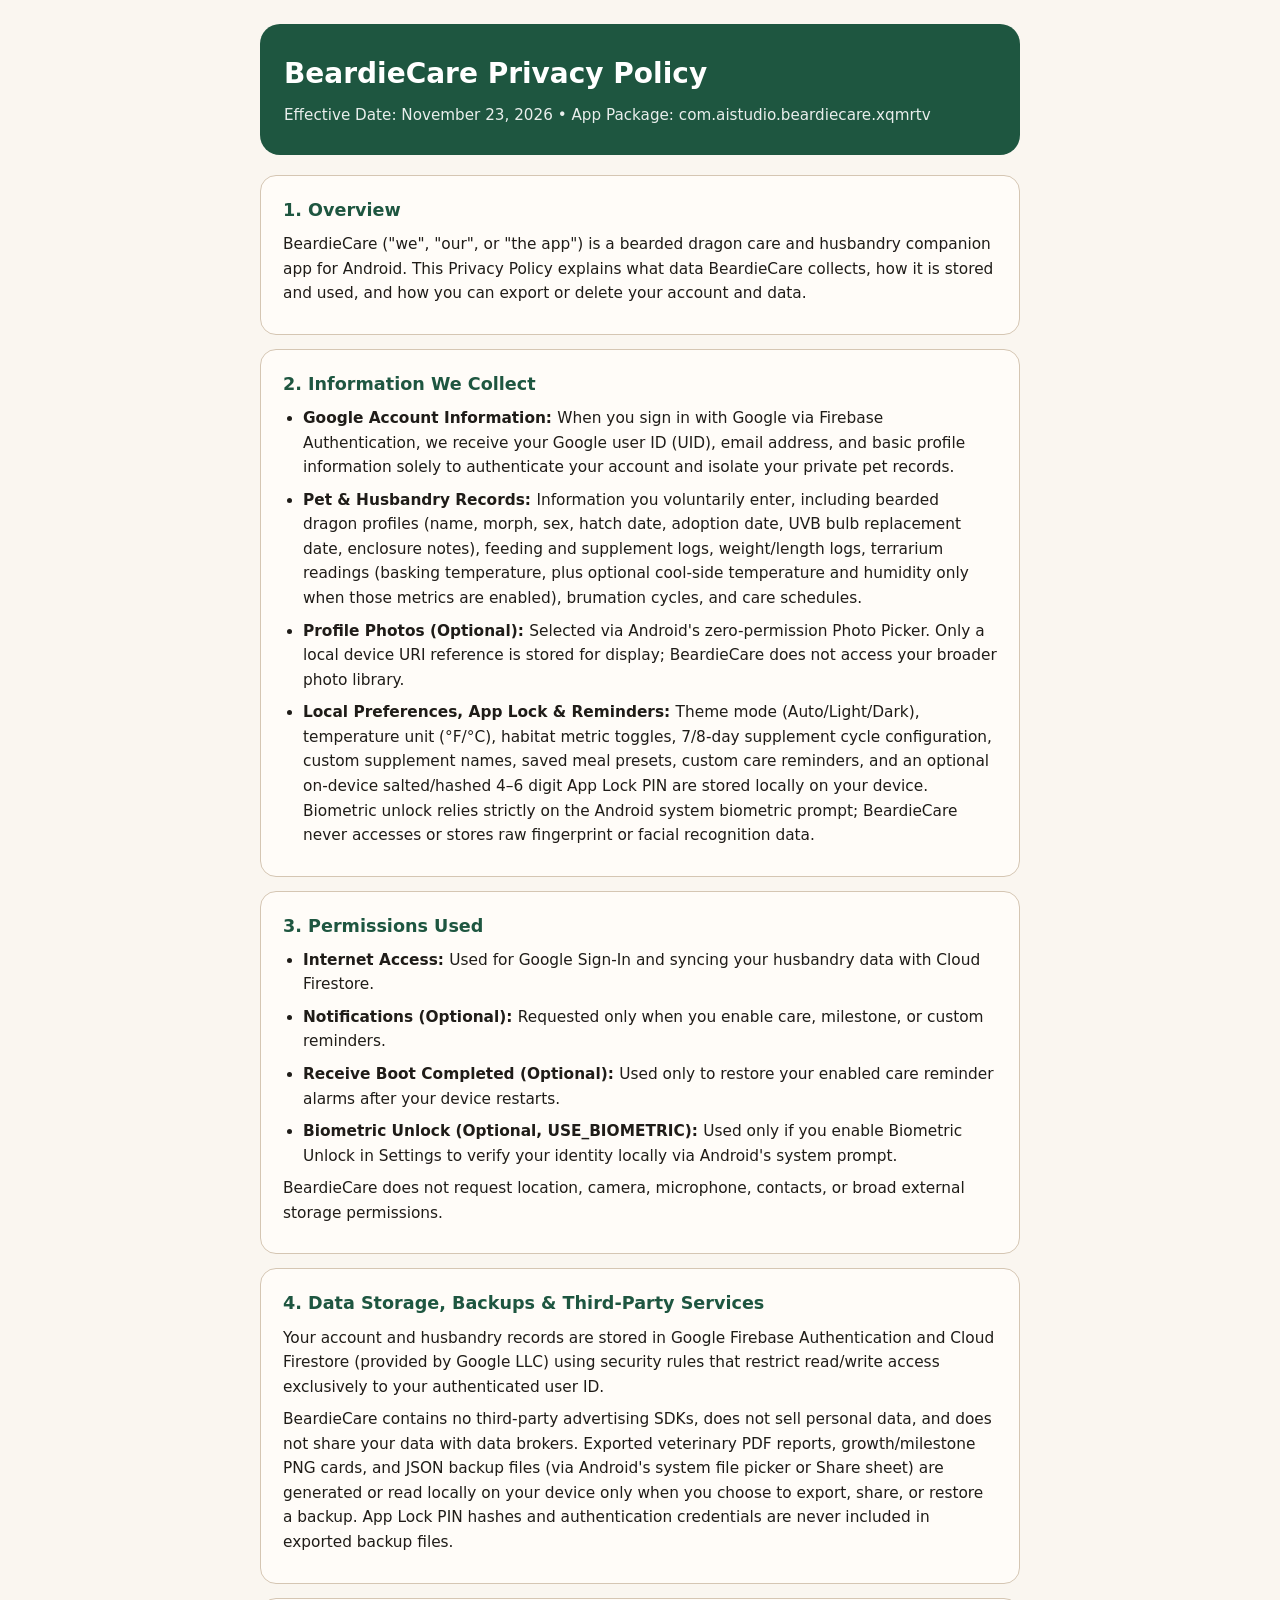
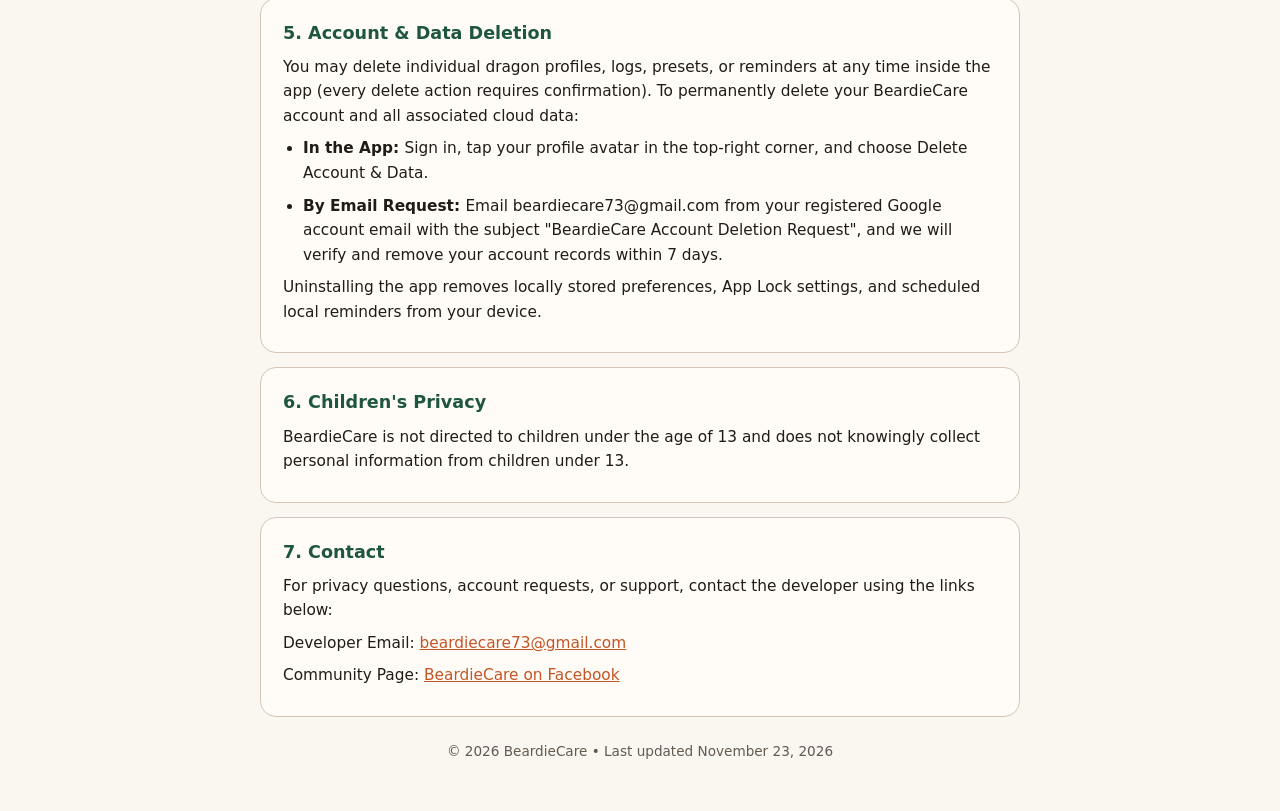
<file: docs/privacy_policy.html>
<!DOCTYPE html>
<html lang="en">
<head>
  <meta charset="UTF-8" />
  <meta name="viewport" content="width=device-width, initial-scale=1.0" />
  <title>BeardieCare — Privacy Policy</title>
  <link rel="icon" type="image/png" href="assets/beardiecare_logo_512.png" />
  <style>
    :root {
      --bg: #FAF6F0;
      --surface: #FFFCF8;
      --primary: #1E5640;
      --accent: #C45525;
      --text: #1F1C18;
      --muted: #635A4E;
      --border: #D5C6B3;
    }
    @media (prefers-color-scheme: dark) {
      :root {
        --bg: #121614;
        --surface: #1B211E;
        --primary: #7FD9B0;
        --accent: #FFB596;
        --text: #F2EDE6;
        --muted: #B3B0A8;
        --border: #444E48;
      }
    }
    * { box-sizing: border-box; }
    body {
      margin: 0;
      font-family: system-ui, -apple-system, BlinkMacSystemFont, "Segoe UI", Roboto, sans-serif;
      background: var(--bg);
      color: var(--text);
      line-height: 1.6;
      padding: 24px 16px 48px;
    }
    main {
      max-width: 760px;
      margin: 0 auto;
    }
    header {
      background: #1E5640;
      color: #FFFFFF;
      padding: 28px 24px;
      border-radius: 20px;
      margin-bottom: 20px;
    }
    @media (prefers-color-scheme: dark) {
      header {
        background: #064C34;
      }
    }
    header h1 {
      margin: 0 0 6px;
      font-size: 1.75rem;
    }
    header p {
      margin: 0;
      opacity: 0.9;
      font-size: 0.95rem;
    }
    section {
      background: var(--surface);
      border: 1px solid var(--border);
      border-radius: 16px;
      padding: 20px 22px;
      margin-bottom: 14px;
    }
    h2 {
      margin: 0 0 8px;
      font-size: 1.1rem;
      color: var(--primary);
    }
    p, li {
      margin: 0 0 8px;
      font-size: 0.96rem;
    }
    ul {
      margin: 6px 0 0;
      padding-left: 20px;
    }
    a {
      color: var(--accent);
    }
    footer {
      text-align: center;
      color: var(--muted);
      font-size: 0.85rem;
      margin-top: 24px;
    }
  </style>
</head>
<body>
  <main id="standalone-privacy-root">
    <header>
      <h1>BeardieCare Privacy Policy</h1>
      <p>Loading policy&hellip;</p>
    </header>
  </main>

  <noscript>
    <main>
      <section>
        <h2>JavaScript Required</h2>
        <p>View <a href="privacy_policy.json">privacy_policy.json</a> directly.</p>
      </section>
    </main>
  </noscript>

  <script>
    (function () {
      const rootEl = document.getElementById("standalone-privacy-root");
      fetch("privacy_policy.json")
        .then(function (r) {
          if (!r.ok) throw new Error("HTTP " + r.status);
          return r.json();
        })
        .then(function (policy) {
          const frag = document.createDocumentFragment();
          const header = document.createElement("header");
          const h1 = document.createElement("h1");
          h1.textContent = (policy.appName || "BeardieCare") + " Privacy Policy";
          const meta = document.createElement("p");
          meta.textContent =
            "Effective Date: " +
            (policy.effectiveDate || "") +
            " \u2022 App Package: " +
            (policy.packageId || "");
          header.appendChild(h1);
          header.appendChild(meta);
          frag.appendChild(header);

          (policy.sections || []).forEach(function (sec) {
            const section = document.createElement("section");
            if (sec.id) section.id = sec.id;
            const h2 = document.createElement("h2");
            h2.textContent = sec.title || "";
            section.appendChild(h2);

            (sec.paragraphs || []).forEach(function (txt) {
              const p = document.createElement("p");
              p.textContent = txt;
              section.appendChild(p);
            });

            if (Array.isArray(sec.bullets) && sec.bullets.length) {
              const ul = document.createElement("ul");
              sec.bullets.forEach(function (b) {
                const li = document.createElement("li");
                if (b.label) {
                  const strong = document.createElement("strong");
                  strong.textContent = b.label + ": ";
                  li.appendChild(strong);
                }
                li.appendChild(document.createTextNode(b.text || ""));
                ul.appendChild(li);
              });
              section.appendChild(ul);
            }

            if (sec.footerNote) {
              const p = document.createElement("p");
              p.textContent = sec.footerNote;
              section.appendChild(p);
            }

            if (Array.isArray(sec.links) && sec.links.length) {
              sec.links.forEach(function (lnk) {
                const p = document.createElement("p");
                if (lnk.label) p.appendChild(document.createTextNode(lnk.label + ": "));
                const a = document.createElement("a");
                if (/^(https?:|mailto:|#)/i.test(lnk.url || "")) {
                  a.href = lnk.url;
                  if (/^https?:/i.test(lnk.url)) {
                    a.target = "_blank";
                    a.rel = "noopener noreferrer";
                  }
                }
                a.textContent = lnk.text || lnk.url || "";
                p.appendChild(a);
                section.appendChild(p);
              });
            }

            frag.appendChild(section);
          });

          const footer = document.createElement("footer");
          footer.textContent = policy.footerText || "\u00a9 2026 BeardieCare";
          frag.appendChild(footer);
          rootEl.replaceChildren(frag);
        })
        .catch(function () {
          const sec = document.createElement("section");
          const p = document.createElement("p");
          p.textContent = "Unable to load privacy_policy.json directly over file://. Serve over HTTP/GitHub Pages or inspect ";
          const a = document.createElement("a");
          a.href = "privacy_policy.json";
          a.textContent = "privacy_policy.json";
          p.appendChild(a);
          sec.appendChild(p);
          rootEl.appendChild(sec);
        });
    })();
  </script>
</body>
</html>
</file>
<file: docs/styles.css>
/* BeardieCare Web Theme — Mapped 1:1 to app/src/main/java/com/example/ui/theme/Color.kt & Type.kt */
:root {
  /* Light Palette: Reptilian Desert Terrarium */
  --primary: #C45525;
  --on-primary: #FFFFFF;
  --primary-container: #FFDBD0;
  --on-primary-container: #3E1000;

  --secondary: #1E5640;
  --on-secondary: #FFFFFF;
  --secondary-container: #B5F0D2;
  --on-secondary-container: #002114;

  --tertiary: #B66A00;
  --on-tertiary: #FFFFFF;
  --tertiary-container: #FFDDB7;
  --on-tertiary-container: #3A1E00;

  --bg: #FAF6F0;
  --surface: #FFFCF8;
  --surface-variant: #F0E6D8;
  --outline: #D5C6B3;
  --outline-soft: rgba(213, 198, 179, 0.55);
  --text: #1F1C18;
  --muted: #635A4E;

  /* Semantic Status Accents */
  --optimal: #2B8A5C;
  --amber-status: #D98218;
  --alert: #C93B3B;
  --brumation: #3E4C6E;
  --brumation-light: #DCE3F5;

  --shadow-sm: 0 2px 10px rgba(31, 28, 24, 0.05);
  --shadow-md: 0 10px 28px rgba(31, 28, 24, 0.09);
  --nav-bg: rgba(250, 246, 240, 0.88);
}

:root[data-theme="dark"] {
  /* Dark Palette: Nocturnal Terrarium */
  --primary: #FFB596;
  --on-primary: #5D1D03;
  --primary-container: #8C3611;
  --on-primary-container: #FFDBD0;

  --secondary: #7FD9B0;
  --on-secondary: #003824;
  --secondary-container: #064C34;
  --on-secondary-container: #B5F0D2;

  --tertiary: #FFBA68;
  --on-tertiary: #4D2800;
  --tertiary-container: #6F3D00;
  --on-tertiary-container: #FFDDB7;

  --bg: #121614;
  --surface: #1B211E;
  --surface-variant: #28312C;
  --outline: #444E48;
  --outline-soft: rgba(68, 78, 72, 0.65);
  --text: #F2EDE6;
  --muted: #B3B0A8;

  --brumation-light: #242E46;
  --shadow-sm: 0 2px 12px rgba(0, 0, 0, 0.25);
  --shadow-md: 0 14px 34px rgba(0, 0, 0, 0.4);
  --nav-bg: rgba(18, 22, 20, 0.88);
}

@media (prefers-color-scheme: dark) {
  :root[data-theme="auto"] {
    --primary: #FFB596;
    --on-primary: #5D1D03;
    --primary-container: #8C3611;
    --on-primary-container: #FFDBD0;

    --secondary: #7FD9B0;
    --on-secondary: #003824;
    --secondary-container: #064C34;
    --on-secondary-container: #B5F0D2;

    --tertiary: #FFBA68;
    --on-tertiary: #4D2800;
    --tertiary-container: #6F3D00;
    --on-tertiary-container: #FFDDB7;

    --bg: #121614;
    --surface: #1B211E;
    --surface-variant: #28312C;
    --outline: #444E48;
    --outline-soft: rgba(68, 78, 72, 0.65);
    --text: #F2EDE6;
    --muted: #B3B0A8;

    --brumation-light: #242E46;
    --shadow-sm: 0 2px 12px rgba(0, 0, 0, 0.25);
    --shadow-md: 0 14px 34px rgba(0, 0, 0, 0.4);
    --nav-bg: rgba(18, 22, 20, 0.88);
  }
}

* {
  box-sizing: border-box;
}

html {
  scroll-behavior: smooth;
}

body {
  margin: 0;
  font-family: "Plus Jakarta Sans", system-ui, -apple-system, BlinkMacSystemFont, "Segoe UI", Roboto, sans-serif;
  background-color: var(--bg);
  color: var(--text);
  line-height: 1.62;
  transition: background-color 0.2s ease, color 0.2s ease;
}

h1, h2, h3, .font-display {
  font-family: "Bricolage Grotesque", "Plus Jakarta Sans", system-ui, sans-serif;
  letter-spacing: -0.02em;
  line-height: 1.18;
  margin: 0;
}

.font-mono {
  font-family: "JetBrains Mono", ui-monospace, SFMono-Regular, Menlo, monospace;
}

img {
  max-width: 100%;
  display: block;
}

a {
  color: var(--primary);
  text-decoration: none;
}

a:hover {
  text-decoration: underline;
}

.container {
  width: 100%;
  max-width: 1140px;
  margin: 0 auto;
  padding: 0 20px;
}

/* Top Navigation */
.site-header {
  position: sticky;
  top: 0;
  z-index: 40;
  background: var(--nav-bg);
  backdrop-filter: blur(12px);
  -webkit-backdrop-filter: blur(12px);
  border-bottom: 1px solid var(--outline-soft);
}

.header-inner {
  display: flex;
  align-items: center;
  justify-content: space-between;
  gap: 16px;
  min-height: 70px;
}

.brand {
  display: inline-flex;
  align-items: center;
  gap: 12px;
  color: var(--text);
  font-weight: 700;
  font-size: 1.15rem;
  text-decoration: none;
}

.brand:hover {
  text-decoration: none;
}

.brand-logo {
  width: 40px;
  height: 40px;
  border-radius: 12px;
  object-fit: cover;
  border: 1px solid var(--outline);
}

.nav-links {
  display: flex;
  align-items: center;
  gap: 20px;
}

.nav-links a {
  color: var(--muted);
  font-weight: 600;
  font-size: 0.92rem;
  padding: 6px 2px;
  transition: color 0.15s ease;
}

.nav-links a:hover {
  color: var(--primary);
  text-decoration: none;
}

.header-actions {
  display: flex;
  align-items: center;
  gap: 10px;
}

.theme-toggle-btn {
  display: inline-flex;
  align-items: center;
  justify-content: center;
  gap: 6px;
  border: 1px solid var(--outline-soft);
  background: var(--surface-variant);
  color: var(--text);
  font-family: inherit;
  font-size: 0.82rem;
  font-weight: 600;
  padding: 0 12px;
  border-radius: 999px;
  cursor: pointer;
  min-height: 40px;
  transition: background-color 0.15s ease, border-color 0.15s ease, color 0.15s ease;
}

.theme-toggle-btn:hover {
  background: var(--surface);
  border-color: var(--outline);
  color: var(--primary);
}

.theme-icon {
  display: inline-flex;
  align-items: center;
  justify-content: center;
  width: 16px;
  height: 16px;
  flex-shrink: 0;
}

.theme-icon svg {
  width: 16px;
  height: 16px;
  display: block;
}

.mobile-menu-btn {
  display: none;
  justify-content: center;
  align-items: center;
  border: 1px solid var(--outline);
  background: var(--surface);
  color: var(--text);
  border-radius: 12px;
  width: 42px;
  height: 42px;
  padding: 0;
  cursor: pointer;
  transition: background-color 0.15s ease, border-color 0.15s ease;
}

.mobile-menu-btn:hover,
.mobile-menu-btn[aria-expanded="true"] {
  border-color: var(--primary);
  color: var(--primary);
}

.hamburger-icon {
  display: flex;
  flex-direction: column;
  justify-content: center;
  align-items: center;
  gap: 4px;
  width: 18px;
  height: 18px;
  transform-origin: center;
  transition: transform 0.28s cubic-bezier(0.22, 1, 0.36, 1);
}

.hamburger-icon span {
  display: block;
  width: 18px;
  height: 2px;
  border-radius: 999px;
  background: currentColor;
  transform-origin: center;
  transition: transform 0.28s cubic-bezier(0.22, 1, 0.36, 1), opacity 0.2s ease;
}

.mobile-menu-btn[aria-expanded="true"] .hamburger-icon {
  transform: rotate(90deg);
}

.mobile-menu-btn[aria-expanded="true"] .hamburger-icon span:nth-child(1) {
  transform: translateY(6px) rotate(45deg);
}

.mobile-menu-btn[aria-expanded="true"] .hamburger-icon span:nth-child(2) {
  opacity: 0;
  transform: scaleX(0.2);
}

.mobile-menu-btn[aria-expanded="true"] .hamburger-icon span:nth-child(3) {
  transform: translateY(-6px) rotate(-45deg);
}

@media (prefers-reduced-motion: reduce) {
  .hamburger-icon,
  .hamburger-icon span {
    transition: none;
  }
}

/* Hero Banner */
.hero-section {
  padding: 32px 0 48px;
}

.hero-grid {
  display: grid;
  grid-template-columns: 1.25fr 0.95fr;
  gap: 24px;
  align-items: stretch;
}

.hero-banner-card {
  position: relative;
  border-radius: 28px;
  overflow: hidden;
  min-height: 430px;
  display: flex;
  flex-direction: column;
  justify-content: flex-end;
  padding: 32px;
  border: 1px solid var(--outline-soft);
  box-shadow: var(--shadow-md);
}

.hero-banner-img {
  position: absolute;
  inset: 0;
  width: 100%;
  height: 100%;
  object-fit: cover;
  z-index: 0;
}

.hero-banner-scrim {
  position: absolute;
  inset: 0;
  background: linear-gradient(180deg, rgba(16, 26, 21, 0.25) 0%, rgba(16, 26, 21, 0.88) 65%, rgba(16, 26, 21, 0.95) 100%);
  z-index: 1;
}

.hero-banner-content {
  position: relative;
  z-index: 2;
  color: #FFFFFF;
}

.hero-badge-row {
  display: flex;
  flex-wrap: wrap;
  align-items: center;
  gap: 8px;
  margin-bottom: 14px;
}

.pill-badge {
  display: inline-flex;
  align-items: center;
  gap: 6px;
  padding: 5px 12px;
  border-radius: 999px;
  font-size: 0.78rem;
  font-weight: 700;
  letter-spacing: 0.02em;
}

.pill-terracotta {
  background: #C45525;
  color: #FFFFFF;
}

.pill-emerald {
  background: rgba(30, 86, 64, 0.92);
  color: #B5F0D2;
  border: 1px solid rgba(181, 240, 210, 0.35);
}

.pill-surface {
  background: var(--secondary-container);
  color: var(--on-secondary-container);
}

.pill-amber {
  background: var(--tertiary-container);
  color: var(--on-tertiary-container);
}

.hero-banner-content h1 {
  font-size: clamp(1.9rem, 3.5vw, 2.75rem);
  margin-bottom: 12px;
  color: #FFFFFF;
}

.hero-banner-content p {
  margin: 0 0 22px;
  font-size: 1.02rem;
  color: #E7EFEA;
  max-width: 56ch;
}

.cta-row {
  display: flex;
  flex-wrap: wrap;
  gap: 12px;
}

.btn {
  display: inline-flex;
  align-items: center;
  justify-content: center;
  gap: 8px;
  min-height: 48px;
  padding: 0 20px;
  border-radius: 16px;
  font-family: inherit;
  font-size: 0.95rem;
  font-weight: 700;
  cursor: pointer;
  border: 1px solid transparent;
  transition: transform 0.12s ease, opacity 0.15s ease, background-color 0.15s ease;
  text-decoration: none;
}

.btn:hover {
  transform: translateY(-1px);
  text-decoration: none;
}

.btn-primary {
  background: var(--primary);
  color: var(--on-primary);
}

.btn-secondary {
  background: var(--secondary);
  color: var(--on-secondary);
}

.btn-tonal {
  background: var(--primary-container);
  color: var(--on-primary-container);
}

.btn-outline-light {
  background: rgba(255, 255, 255, 0.12);
  color: #FFFFFF;
  border-color: rgba(255, 255, 255, 0.35);
}

.btn-outline {
  background: transparent;
  color: var(--text);
  border-color: var(--outline);
}

/* Interactive Sanctuary Preview Card */
.sanctuary-preview-card {
  background: var(--surface);
  border: 1px solid var(--outline);
  border-radius: 28px;
  padding: 22px;
  box-shadow: var(--shadow-md);
  display: flex;
  flex-direction: column;
  gap: 14px;
}

.preview-dragon-header {
  display: flex;
  align-items: center;
  gap: 14px;
}

.preview-avatar {
  width: 68px;
  height: 68px;
  border-radius: 50%;
  object-fit: cover;
  border: 2px solid var(--primary);
  flex-shrink: 0;
}

.preview-dragon-meta h2 {
  font-size: 1.35rem;
  margin-bottom: 4px;
}

.preview-subtext {
  font-size: 0.85rem;
  color: var(--muted);
}

.ticker-box {
  background: var(--surface-variant);
  border-radius: 20px;
  padding: 14px 16px;
}

.ticker-top {
  display: flex;
  justify-content: space-between;
  align-items: center;
  margin-bottom: 6px;
}

.ticker-label {
  font-size: 0.72rem;
  font-weight: 700;
  letter-spacing: 0.08em;
  color: var(--primary);
}

.ticker-clock {
  font-size: 0.95rem;
  font-weight: 700;
  color: var(--secondary);
}

.ticker-age-main {
  font-size: 1.45rem;
  font-weight: 700;
}

.ticker-age-sub {
  font-size: 0.82rem;
  color: var(--muted);
}

.preview-metrics-grid {
  display: grid;
  grid-template-columns: repeat(2, 1fr);
  gap: 10px;
}

.mini-stat {
  background: var(--surface-variant);
  border-radius: 16px;
  padding: 12px;
}

.mini-stat-label {
  font-size: 0.74rem;
  color: var(--muted);
  font-weight: 600;
}

.mini-stat-value {
  font-size: 1.05rem;
  font-weight: 700;
  margin-top: 2px;
}

.quick-pills-row {
  display: grid;
  grid-template-columns: repeat(3, 1fr);
  gap: 8px;
}

.quick-pill {
  background: var(--secondary-container);
  color: var(--on-secondary-container);
  border-radius: 14px;
  text-align: center;
  padding: 9px 6px;
  font-size: 0.8rem;
  font-weight: 700;
}

/* Section Framing */
.section-block {
  padding: 48px 0;
}

.section-header {
  max-width: 720px;
  margin-bottom: 28px;
}

.section-eyebrow {
  display: inline-block;
  font-size: 0.78rem;
  font-weight: 700;
  letter-spacing: 0.08em;
  text-transform: uppercase;
  color: var(--primary);
  margin-bottom: 6px;
}

.section-header h2 {
  font-size: clamp(1.55rem, 2.8vw, 2.2rem);
  margin-bottom: 8px;
}

.section-header p {
  margin: 0;
  color: var(--muted);
  font-size: 1rem;
}

/* Feature Cards Grid */
.features-grid {
  display: grid;
  grid-template-columns: repeat(3, 1fr);
  gap: 18px;
}

.feature-card {
  background: var(--surface);
  border: 1px solid var(--outline-soft);
  border-radius: 22px;
  padding: 22px;
  box-shadow: var(--shadow-sm);
  display: flex;
  flex-direction: column;
  gap: 10px;
}

.feature-icon-chip {
  width: 44px;
  height: 44px;
  border-radius: 14px;
  background: var(--primary-container);
  color: var(--on-primary-container);
  display: grid;
  place-items: center;
  font-size: 1.3rem;
  font-weight: 700;
}

.feature-icon-chip.emerald {
  background: var(--secondary-container);
  color: var(--on-secondary-container);
}

.feature-icon-chip.amber {
  background: var(--tertiary-container);
  color: var(--on-tertiary-container);
}

.feature-card h3 {
  font-size: 1.15rem;
}

.feature-card p {
  margin: 0;
  color: var(--muted);
  font-size: 0.93rem;
}

.feature-bullets {
  margin: 4px 0 0;
  padding-left: 18px;
  color: var(--text);
  font-size: 0.88rem;
}

.feature-bullets li {
  margin-bottom: 5px;
}

/* Brumation & Habitat Feature Split */
.spotlight-grid {
  display: grid;
  grid-template-columns: 1fr 1fr;
  gap: 22px;
  margin-top: 24px;
}

.spotlight-card {
  background: var(--surface);
  border: 1px solid var(--outline);
  border-radius: 24px;
  overflow: hidden;
  box-shadow: var(--shadow-sm);
  display: flex;
  flex-direction: column;
}

.spotlight-media {
  position: relative;
  height: 220px;
  overflow: hidden;
}

.spotlight-media img {
  width: 100%;
  height: 100%;
  object-fit: cover;
}

.spotlight-body {
  padding: 22px;
  display: flex;
  flex-direction: column;
  gap: 10px;
}

/* Interactive How-To Guide */
.guide-controls {
  display: flex;
  flex-wrap: wrap;
  gap: 12px;
  align-items: center;
  justify-content: space-between;
  margin-bottom: 18px;
}

.guide-search-wrap {
  flex: 1 1 260px;
  max-width: 380px;
}

.guide-search-input {
  width: 100%;
  min-height: 46px;
  padding: 10px 16px;
  border-radius: 16px;
  border: 1px solid var(--outline);
  background: var(--surface);
  color: var(--text);
  font-family: inherit;
  font-size: 0.95rem;
}

.guide-search-input:focus {
  outline: 2px solid var(--primary);
  outline-offset: 1px;
}

.chip-row {
  display: flex;
  flex-wrap: wrap;
  gap: 8px;
}

.filter-chip {
  min-height: 40px;
  padding: 0 14px;
  border-radius: 999px;
  border: 1px solid var(--outline);
  background: var(--surface);
  color: var(--muted);
  font-family: inherit;
  font-size: 0.84rem;
  font-weight: 600;
  cursor: pointer;
  transition: all 0.15s ease;
}

.filter-chip.active {
  background: var(--secondary);
  color: var(--on-secondary);
  border-color: var(--secondary);
}

.guide-cards-grid {
  display: grid;
  grid-template-columns: repeat(2, 1fr);
  gap: 16px;
}

.guide-card {
  background: var(--surface);
  border: 1px solid var(--outline-soft);
  border-radius: 20px;
  padding: 20px;
  box-shadow: var(--shadow-sm);
}

.guide-card[hidden] {
  display: none;
}

.guide-card-cat {
  font-size: 0.74rem;
  font-weight: 700;
  letter-spacing: 0.06em;
  text-transform: uppercase;
  color: var(--secondary);
  margin-bottom: 4px;
}

.guide-card h3 {
  font-size: 1.12rem;
  margin-bottom: 6px;
}

.guide-card .guide-summary {
  margin: 0 0 10px;
  font-size: 0.9rem;
  color: var(--muted);
}

.guide-steps {
  margin: 0;
  padding-left: 18px;
  font-size: 0.89rem;
}

.guide-steps li {
  margin-bottom: 6px;
}

.empty-guide-msg {
  background: var(--surface);
  border: 1px dashed var(--outline);
  border-radius: 20px;
  padding: 28px;
  text-align: center;
  color: var(--muted);
}

/* Husbandry Reference Bar */
.targets-header-row {
  display: flex;
  flex-wrap: wrap;
  justify-content: space-between;
  align-items: flex-end;
  gap: 16px;
  margin-bottom: 24px;
}

.unit-toggle-group {
  display: inline-flex;
  background: var(--surface-variant);
  border: 1px solid var(--outline);
  border-radius: 14px;
  padding: 4px;
  gap: 4px;
}

.unit-btn {
  min-height: 38px;
  padding: 0 14px;
  border-radius: 10px;
  border: none;
  background: transparent;
  color: var(--muted);
  font-family: inherit;
  font-weight: 700;
  cursor: pointer;
}

.unit-btn.active {
  background: var(--primary);
  color: var(--on-primary);
}

.targets-grid {
  display: grid;
  grid-template-columns: repeat(4, 1fr);
  gap: 14px;
}

.target-tile {
  background: var(--surface);
  border: 1px solid var(--outline-soft);
  border-radius: 20px;
  padding: 18px;
}

.target-value {
  font-size: 1.55rem;
  font-weight: 700;
  color: var(--primary);
  margin: 6px 0 4px;
}

.stages-strip {
  margin-top: 16px;
  background: var(--surface-variant);
  border-radius: 20px;
  padding: 16px 20px;
  display: flex;
  flex-wrap: wrap;
  justify-content: space-between;
  align-items: center;
  gap: 10px;
}

/* Privacy & Backup Summary Band */
.surface-band {
  background: var(--surface);
  border: 1px solid var(--outline-soft);
  border-radius: 28px;
  padding: 28px;
  box-shadow: var(--shadow-sm);
}

.two-col-split {
  display: grid;
  grid-template-columns: 1.15fr 0.85fr;
  gap: 24px;
  align-items: center;
}

.contact-card {
  background: var(--surface-variant);
  border-radius: 20px;
  padding: 20px;
  display: flex;
  flex-direction: column;
  gap: 12px;
}

/* Footer */
.site-footer {
  border-top: 1px solid var(--outline-soft);
  padding: 28px 0 42px;
  color: var(--muted);
  font-size: 0.88rem;
}

.footer-inner {
  display: flex;
  flex-wrap: wrap;
  justify-content: space-between;
  align-items: center;
  gap: 12px;
}

.footer-links {
  display: flex;
  flex-wrap: wrap;
  gap: 16px;
}

/* Privacy Standalone Page */
.privacy-hero {
  background: var(--secondary);
  color: #FFFFFF;
  border-radius: 24px;
  padding: 28px;
  margin: 28px 0 20px;
}

.privacy-hero h1 {
  color: #FFFFFF;
  margin-bottom: 6px;
}

.privacy-hero p {
  margin: 0;
  opacity: 0.92;
}

.policy-card {
  background: var(--surface);
  border: 1px solid var(--outline-soft);
  border-radius: 20px;
  padding: 22px;
  margin-bottom: 14px;
}

.policy-card h2 {
  font-size: 1.15rem;
  color: var(--primary);
  margin-bottom: 8px;
}

/* Responsive Breakpoints */
@media (max-width: 960px) {
  .hero-grid,
  .spotlight-grid,
  .two-col-split {
    grid-template-columns: 1fr;
  }
  .features-grid {
    grid-template-columns: repeat(2, 1fr);
  }
  .targets-grid {
    grid-template-columns: repeat(2, 1fr);
  }
}

@media (max-width: 720px) {
  .nav-links {
    display: none;
    position: absolute;
    top: 70px;
    left: 0;
    right: 0;
    background: var(--surface);
    border-bottom: 1px solid var(--outline);
    flex-direction: column;
    align-items: stretch;
    padding: 12px 20px 18px;
    gap: 8px;
    box-shadow: var(--shadow-md);
  }
  .nav-links.open {
    display: flex;
  }
  .mobile-menu-btn {
    display: inline-flex;
    align-items: center;
  }
  .features-grid,
  .guide-cards-grid,
  .targets-grid {
    grid-template-columns: 1fr;
  }
  .hero-banner-card {
    min-height: 360px;
    padding: 22px;
  }
}

@media (max-width: 440px) {
  .theme-toggle-btn {
    width: 40px;
    padding: 0;
  }
  .theme-label {
    display: none;
  }
}
</file>
